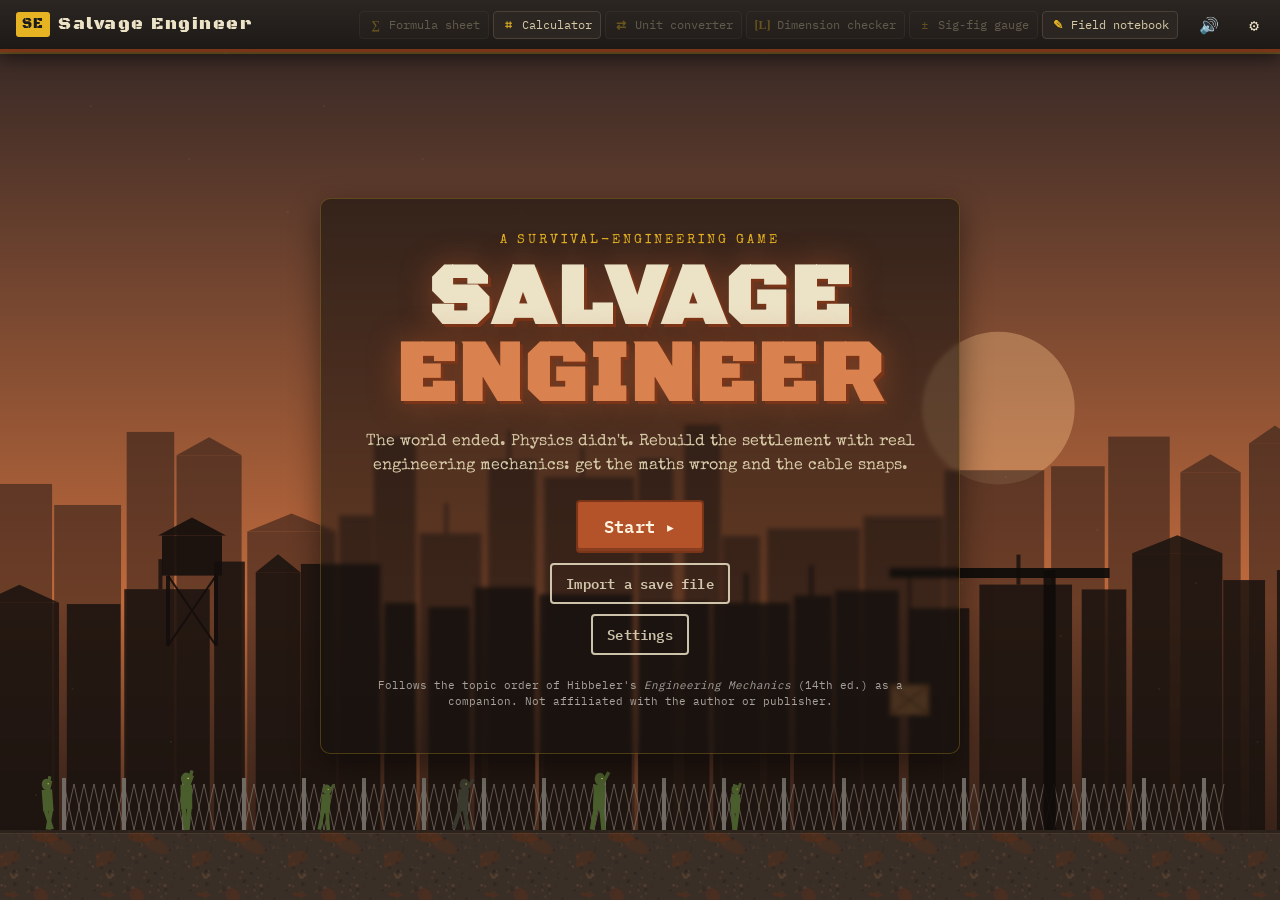
<file: index.html>
<!doctype html>
<html lang="en">
<head>
<meta charset="utf-8">
<meta name="viewport" content="width=device-width, initial-scale=1, viewport-fit=cover, interactive-widget=resizes-content">
<title>Salvage Engineer</title>
<meta name="description" content="A survival-engineering game that teaches engineering mechanics.">
<link rel="icon" href="assets/icon.svg" type="image/svg+xml">
<link rel="manifest" href="manifest.webmanifest">
<link rel="apple-touch-icon" href="assets/icons/apple-touch-icon.png">
<meta name="theme-color" content="#1d1916">
<meta name="mobile-web-app-capable" content="yes">
<link rel="stylesheet" href="styles/main.css">
<link rel="stylesheet" href="styles/yard.css">
<link rel="stylesheet" href="styles/mobile.css">
</head>
<body>
<div id="app"></div>
<!-- engine -->
<script src="src/engine/ns.js"></script>
<script src="src/engine/units.js"></script>
<script src="src/engine/sigfig.js"></script>
<script src="src/engine/checker.js"></script>
<script src="src/engine/scoring.js"></script>
<script src="src/engine/save.js"></script>
<script src="src/engine/eq.js"></script>
<script src="src/engine/draw.js"></script>
<script src="src/engine/stage.js"></script>
<script src="src/engine/audio.js"></script>
<script src="src/engine/expr.js"></script>
<script src="src/engine/content.js"></script>
<script src="src/engine/acts.js"></script>
<!-- physics engine -->
<script src="src/physics/math.js"></script>
<script src="src/physics/shapes.js"></script>
<script src="src/physics/materials.js"></script>
<script src="src/physics/body.js"></script>
<script src="src/physics/collide.js"></script>
<script src="src/physics/query.js"></script>
<script src="src/physics/soft.js"></script>
<script src="src/physics/contact.js"></script>
<script src="src/physics/broadphase.js"></script>
<script src="src/physics/islands.js"></script>
<script src="src/physics/joint.js"></script>
<script src="src/physics/distance.js"></script>
<script src="src/physics/revolute.js"></script>
<script src="src/physics/weld.js"></script>
<script src="src/physics/prismatic.js"></script>
<script src="src/physics/mouse.js"></script>
<script src="src/physics/pulley.js"></script>
<script src="src/physics/winch.js"></script>
<script src="src/physics/cable.js"></script>
<script src="src/physics/structures.js"></script>
<script src="src/physics/breakage.js"></script>
<script src="src/physics/island.js"></script>
<script src="src/physics/world.js"></script>
<script src="src/physics/sensors.js"></script>
<script src="src/physics/recorder.js"></script>
<script src="src/physics/serialize.js"></script>
<script src="src/physics/stepper.js"></script>
<script src="src/physics/diagnose.js"></script>
<script src="src/physics/debugdraw.js"></script>
<!-- build yard -->
<script src="src/yard/dial.js"></script>
<script src="src/yard/design.js"></script>
<script src="src/yard/judge.js"></script>
<script src="src/yard/yard.js"></script>
<script src="src/yard/panels.js"></script>
<script src="src/yard/sound.js"></script>
<script src="src/yard/parts/core.js"></script>
<script src="src/yard/parts/rigging.js"></script>
<script src="src/yard/parts/measure.js"></script>
<script src="src/yard/parts/site.js"></script>
<!-- scenes -->
<script src="src/engine/scenes/hoist.js"></script>
<script src="src/engine/scenes/track.js"></script>
<script src="src/engine/scenes/gate.js"></script>
<script src="src/engine/scenes/gravity.js"></script>
<script src="src/engine/scenes/scales.js"></script>
<script src="src/engine/scenes/haul.js"></script>
<script src="src/engine/scenes/bench.js"></script>
<!-- ui -->
<script src="src/engine/ui.js"></script>
<script src="src/engine/tools.js"></script>
<script src="src/engine/runner.js"></script>
<script src="src/engine/manual.js"></script>
<script src="src/yard/steps.js"></script>
<script src="src/yard/manual.js"></script>
<script src="src/engine/game.js"></script>
<!-- chapters -->
<script src="src/chapters/ch01/chapter.js"></script>
<script src="src/chapters/ch01/levels/h01-still-or-moving.js"></script>
<script src="src/chapters/ch01/levels/h02-push-and-pull.js"></script>
<script src="src/chapters/ch01/levels/h03-good-enough-models.js"></script>
<script src="src/chapters/ch01/levels/h04-newtons-yard.js"></script>
<script src="src/chapters/ch01/levels/h05-the-long-fall.js"></script>
<script src="src/chapters/ch01/levels/h06-three-rulers.js"></script>
<script src="src/chapters/ch01/levels/h07-trade-ledger.js"></script>
<script src="src/chapters/ch01/levels/h08-stamp-the-plate.js"></script>
<script src="src/chapters/ch01/levels/h09-balance-the-books.js"></script>
<script src="src/chapters/ch01/levels/h10-measure-twice.js"></script>
<script src="src/chapters/ch01/levels/h11-the-engineers-loop.js"></script>
<script src="src/chapters/ch01/projects/p01-ridge-station-winch.js"></script>
<script src="src/chapters/ch01/projects/p02-caravan-manifest.js"></script>
<script src="src/chapters/ch01/projects/p03-controller-labels.js"></script>
<script src="src/chapters/ch01/projects/p04-calibration-bench.js"></script>
<script src="src/chapters/ch01/projects/p05-ghost-satellite.js"></script>
<script src="src/chapters/ch01/projects/p06-settlement-standard.js"></script>
<!-- app -->
<script src="src/main.js"></script>
</body>
</html>
</file>
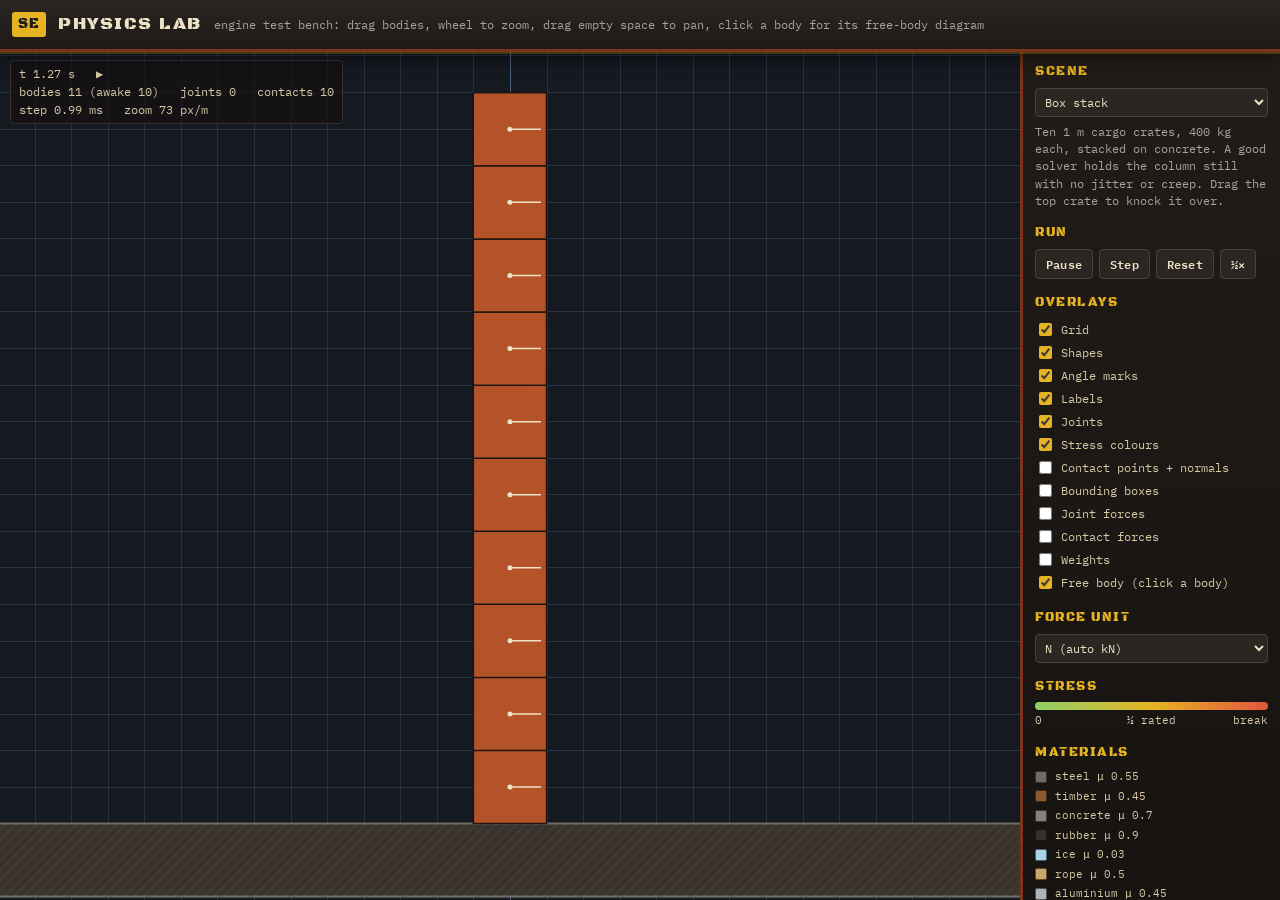
<file: physics-lab.html>
<!doctype html>
<html lang="en">
<head>
<meta charset="utf-8">
<meta name="viewport" content="width=device-width, initial-scale=1">
<title>Physics Lab · Salvage Engineer</title>
<link rel="stylesheet" href="styles/main.css">
<style>
  /* Developer test bench for the physics engine. Not linked from the game. */
  html, body { height: 100%; overflow: hidden; }
  .lab { display: grid; grid-template-columns: 1fr 260px; grid-template-rows: auto 1fr; height: 100vh; }
  .lab .topbar { grid-column: 1 / -1; position: static; }
  .lab .topbar .title { font-family: var(--display); letter-spacing: 1.5px; font-size: 18px; }
  .lab .topbar .sub { color: var(--steel-hi); font-size: 12px; flex: 1; }
  .stage { position: relative; min-width: 0; min-height: 0; }
  #view { position: absolute; inset: 0; width: 100%; height: 100%; display: block; cursor: crosshair; touch-action: none; }
  #view.dragging { cursor: grabbing; }
  .hud { position: absolute; left: 10px; top: 8px; font-size: 12px; color: var(--paper-dim); pointer-events: none;
         background: rgba(20,17,15,.7); padding: 4px 8px; border-radius: 4px; border: 1px solid #3a332d; white-space: pre; }
  .side { background: linear-gradient(#211c18, #171310); border-left: 3px solid var(--rust-dark); padding: 10px 12px; overflow-y: auto; font-size: 13px; }
  .side h2 { font-family: var(--display); font-size: 13px; letter-spacing: 1.5px; color: var(--hazard); margin: 14px 0 6px; font-weight: 400; }
  .side h2:first-child { margin-top: 0; }
  .row { display: flex; gap: 6px; flex-wrap: wrap; }
  .btn { background: var(--iron); border: 1px solid #4a4038; border-radius: 4px; padding: 5px 10px; cursor: pointer; color: var(--paper); font-size: 12px; }
  .btn:hover { border-color: var(--hazard); }
  .btn.on { background: var(--rust-dark); border-color: var(--rust); }
  select { width: 100%; background: var(--iron); color: var(--paper); border: 1px solid #4a4038; border-radius: 4px; padding: 5px; font: inherit; font-size: 12px; }
  label.tog { display: flex; align-items: center; gap: 6px; padding: 2px 0; cursor: pointer; color: var(--paper-dim); font-size: 12px; }
  label.tog input { accent-color: var(--hazard); }
  .blurb { color: var(--steel-hi); font-size: 12px; line-height: 1.45; margin: 6px 0 0; }
  .legend { display: grid; grid-template-columns: 14px 1fr; gap: 3px 6px; font-size: 11px; color: var(--paper-dim); align-items: center; }
  .sw { width: 12px; height: 12px; border-radius: 2px; border: 1px solid #0008; }
  .stressbar { height: 8px; border-radius: 4px; background: linear-gradient(90deg, #8fcf6a, #e6b422, #e2553f); margin: 4px 0 2px; }
  .note { font-size: 11px; color: var(--steel); margin-top: 8px; }
  .warn { color: var(--hazard); }
</style>
</head>
<body>
<div class="lab">
  <header class="topbar">
    <span class="brand-mark">SE</span>
    <span class="title">PHYSICS LAB</span>
    <span class="sub">engine test bench: drag bodies, wheel to zoom, drag empty space to pan, click a body for its free-body diagram</span>
  </header>
  <div class="stage">
    <canvas id="view"></canvas>
    <div class="hud" id="hud"></div>
  </div>
  <aside class="side">
    <h2>SCENE</h2>
    <select id="scene"></select>
    <p class="blurb" id="blurb"></p>
    <h2>RUN</h2>
    <div class="row">
      <button class="btn" id="play">Pause</button>
      <button class="btn" id="step">Step</button>
      <button class="btn" id="reset">Reset</button>
      <button class="btn" id="slow">½×</button>
    </div>
    <h2>OVERLAYS</h2>
    <div id="toggles"></div>
    <h2>FORCE UNIT</h2>
    <select id="unit">
      <option value="N">N (auto kN)</option><option value="kN">kN</option><option value="lbf">lbf</option><option value="kip">kip</option>
    </select>
    <h2>STRESS</h2>
    <div class="stressbar"></div>
    <div class="legend" style="grid-template-columns: 1fr 1fr 1fr;"><span>0</span><span style="text-align:center">½ rated</span><span style="text-align:right">break</span></div>
    <h2>MATERIALS</h2>
    <div class="legend" id="legend"></div>
    <div class="note" id="missing"></div>
  </aside>
</div>

<!--
  Demo scenes. Kept in their own script so the Node tests can pull them out of
  this file and run them headless. They use only the public engine API and
  check for modules that may not exist yet.
-->
<script id="lab-scenes">
(function (root) {
  'use strict';
  var SE = root.SE = root.SE || {};
  var D2R = Math.PI / 180;

  function world(P) { return new P.World({ gravity: { x: 0, y: -9.81 } }); }
  function ground(P, w, mat) {
    return w.add(new P.Body({ type: 'static', position: { x: 0, y: -0.5 }, shapes: [{ shape: P.box(30, 0.5), material: mat || 'concrete' }], label: '' }));
  }
  function crate(P, w, x, y, hw, opts) {
    return w.add(new P.Body(Object.assign({ position: { x: x, y: y }, shapes: [P.box(hw, hw)], material: 'cargo' }, opts || {})));
  }

  var scenes = [
    {
      id: 'stack', name: 'Box stack',
      blurb: 'Ten 1 m cargo crates, 400 kg each, stacked on concrete. A good solver holds the column still with no jitter or creep. Drag the top crate to knock it over.',
      build: function (P) {
        var w = world(P); ground(P, w);
        for (var i = 0; i < 10; i++) crate(P, w, 0, 0.5 + i * 1.0, 0.5);
        return { world: w };
      }
    },
    {
      id: 'pyramid', name: 'Pyramid',
      blurb: 'A 12-row pyramid of 0.8 m crates (78 bodies). Stresses stacking, friction and many contacts at once. Bodies dim when they fall asleep.',
      build: function (P) {
        var w = world(P); ground(P, w);
        var rows = 12, s = 0.8, hw = 0.4, gap = 0.02;
        for (var r = 0; r < rows; r++) {
          var n = rows - r, x0 = -(n - 1) * (s + gap) / 2;
          for (var i = 0; i < n; i++) crate(P, w, x0 + i * (s + gap), hw + r * s, hw);
        }
        return { world: w };
      }
    },
    {
      id: 'pendulum', name: 'Pendulums',
      blurb: 'Left: a double pendulum of two pinned rods (chaotic). Middle: a 2.5 m rigid-rod pendulum released from horizontal, period ≈ 2π√(L/g) for small swings. Right: a mass on a spring at 0.6 Hz, drawn as a zigzag.',
      build: function (P) {
        var w = world(P); ground(P, w);
        var top = 7;
        // double pendulum: two 1.6 m steel rods pinned end to end
        var mount = w.add(new P.Body({ type: 'static', position: { x: -4, y: top }, shapes: [P.box(0.25, 0.12)], label: '' }));
        var r1 = w.add(new P.Body({ position: { x: -3.2, y: top }, shapes: [P.box(0.8, 0.06)], material: 'steel', label: '' }));
        var r2 = w.add(new P.Body({ position: { x: -1.6, y: top }, shapes: [P.box(0.8, 0.06)], material: 'steel', label: '' }));
        w.addJoint(new P.RevoluteJoint({ bodyA: mount, bodyB: r1, worldAnchor: { x: -4, y: top } }));
        w.addJoint(new P.RevoluteJoint({ bodyA: r1, bodyB: r2, worldAnchor: { x: -2.4, y: top } }));
        // simple pendulum: point-like bob on a rigid rod
        var piv = w.add(new P.Body({ type: 'static', position: { x: 1.5, y: top }, shapes: [P.box(0.25, 0.12)] }));
        var bob = w.add(new P.Body({ position: { x: 4.0, y: top }, shapes: [P.circle(0.22)], material: 'steel', label: 'L = 2.5 m' }));
        w.addJoint(new P.DistanceJoint({ bodyA: piv, bodyB: bob }));
        // spring: k chosen for f = 0.6 Hz, k = m(2πf)²
        var hook = w.add(new P.Body({ type: 'static', position: { x: 6.5, y: top }, shapes: [P.box(0.25, 0.12)] }));
        var m = w.add(new P.Body({ position: { x: 6.5, y: top - 2.2 }, shapes: [P.box(0.3, 0.3)], material: 'cargo', label: 'f = 0.6 Hz' }));
        var k = m.m * Math.pow(2 * Math.PI * 0.6, 2);
        w.addJoint(new P.DistanceJoint({ bodyA: hook, bodyB: m, length: 1.6, stiffness: k, damping: 0.02 * 2 * Math.sqrt(k * m.m) }));
        return { world: w, view: { lo: { x: -7.5, y: -0.5 }, hi: { x: 8, y: 8 } } };
      }
    },
    {
      id: 'cradle', name: "Newton's cradle",
      blurb: 'Five steel balls on rods, restitution 1 and no friction. Swing the left ball in: momentum and energy pass along the row. Losses show how much the soft contacts damp.',
      build: function (P) {
        var w = world(P); ground(P, w);
        var top = 6, L = 3, r = 0.3, n = 5;
        var bar = w.add(new P.Body({ type: 'static', position: { x: 0, y: top + 0.1 }, shapes: [P.box(2.4, 0.1)], material: 'steel' }));
        for (var i = 0; i < n; i++) {
          var x = (i - (n - 1) / 2) * (2 * r + 0.002), th = i === 0 ? 50 * D2R : 0;
          var ball = w.add(new P.Body({ position: { x: x - L * Math.sin(th), y: top - L * Math.cos(th) },
            shapes: [{ shape: P.circle(r), material: 'steel', restitution: 1, friction: 0 }] }));
          w.addJoint(new P.DistanceJoint({ bodyA: bar, bodyB: ball, localAnchorA: { x: x, y: -0.1 } }));
        }
        return { world: w };
      }
    },
    {
      id: 'hoist', name: 'Rope hoist (snaps)',
      blurb: 'A 200 kg crate hangs from a gantry on a rope rated 3 kN (static load 1.96 kN, so amber). At t = 2 s a 120 kg crate drops onto it; the impact spikes the tension past the rating and the rope snaps. On the right a slack tether hangs dashed until the cart pulls it taut.',
      build: function (P) {
        var w = world(P); ground(P, w);
        var gantry = w.add(new P.Body({ type: 'static', position: { x: 0, y: 0 }, material: 'steel', label: '',
          shapes: [P.box(0.15, 4, { x: -2.5, y: 4 }), P.box(0.15, 4, { x: 2.5, y: 4 }), P.box(3.2, 0.15, { x: 0, y: 8.1 })] }));
        var load = crate(P, w, 0, 3.5, 0.5, { mass: 200, label: '200 kg' });
        w.addJoint(new P.DistanceJoint({ bodyA: gantry, bodyB: load, localAnchorA: { x: 0, y: 7.95 }, localAnchorB: { x: 0, y: 0.5 },
          rope: true, breakForce: 3000, label: 'hoist rope' }));
        // slack tether: 6 m of rope between a post and a cart on rollers
        var post = w.add(new P.Body({ type: 'static', position: { x: 5, y: 2 }, shapes: [P.box(0.15, 2)], material: 'timber' }));
        var cart = crate(P, w, 7.0, 0.4, 0.4, { material: 'steel', mass: 80, label: 'cart' });
        cart.fixtures[0].friction = 0.02;
        var tether = new P.DistanceJoint({ bodyA: post, bodyB: cart, localAnchorA: { x: 0.15, y: 1.6 }, localAnchorB: { x: -0.4, y: 0.2 }, rope: true, length: 6, breakForce: 6000, label: 'tether' });
        w.addJoint(tether);
        var dropped = false;
        return {
          world: w,
          view: { lo: { x: -3.5, y: -0.5 }, hi: { x: 11.5, y: 8.5 } },
          update: function (wd) {
            if (!dropped && wd.time >= 2) {
              dropped = true;
              wd.add(new P.Body({ position: { x: 0, y: 6.6 }, shapes: [P.box(0.4, 0.4)], material: 'cargo', mass: 120, label: '120 kg' }));
            }
            // a steady tow on the cart pulls the tether taut after a few seconds
            if (wd.time > 1) cart.applyForce({ x: 400, y: 0 });
          }
        };
      }
    },
    {
      id: 'cantilever', name: 'Welded cantilever',
      blurb: 'Six timber segments welded into a 6 m cantilever. Welds are torsion springs (k = 2 MN·m/rad), so the beam sags. Each weld is rated 60 kN·m: the colours follow the bending moment, highest at the wall. At t = 2 s a 600 kg crate lands on the tip and the root weld lets go.',
      build: function (P) {
        var w = world(P); ground(P, w);
        var y = 4, seg = 1, hh = 0.15;
        var wall = w.add(new P.Body({ type: 'static', position: { x: -0.5, y: 3 }, shapes: [P.box(0.5, 3)], material: 'concrete' }));
        var prev = wall;
        for (var i = 0; i < 6; i++) {
          var b = w.add(new P.Body({ position: { x: seg * (i + 0.5), y: y }, shapes: [P.box(seg / 2, hh)], material: 'timber' }));
          w.addJoint(new P.WeldJoint({ bodyA: prev, bodyB: b, worldAnchor: { x: seg * i, y: y },
            angularStiffness: 2e6, angularDamping: 1.5e5, breakTorque: 60000, label: 'weld ' + i }));
          prev = b;
        }
        var dropped = false;
        return {
          world: w,
          view: { lo: { x: -1.5, y: -0.5 }, hi: { x: 7.5, y: 7.5 } },
          update: function (wd) {
            if (!dropped && wd.time >= 2) {
              dropped = true;
              wd.add(new P.Body({ position: { x: 5.5, y: y + 2.2 }, shapes: [P.box(0.45, 0.45)], material: 'cargo', mass: 600, label: '600 kg' }));
            }
          }
        };
      }
    },
    {
      id: 'tackle', name: 'Winch and tackle',
      blurb: 'Two winches on one crane, both lines rated 3 kN. Left: a single line from the drum over the jib sheave lifts 200 kg (line tension = W = 1.96 kN). Right: the same line reeved as a 4-part tackle lifts 800 kg with the same 1.96 kN in the line (T = W/4), but the hook rises at a quarter of the reel speed.',
      build: function (P) {
        var w = world(P); ground(P, w);
        if (!P.WinchJoint) return { world: w };
        var crane = w.add(new P.Body({ type: 'static', position: { x: 0, y: 0 }, material: 'steel', label: '',
          shapes: [P.box(0.2, 4, { x: -4, y: 4 }), P.box(4.6, 0.15, { x: 0.4, y: 8.1 }), P.box(0.6, 0.4, { x: -4, y: 1.2 })] }));
        var light = crate(P, w, -1.5, 1.0, 0.4, { mass: 200, label: '200 kg' });
        var heavy = crate(P, w, 3.5, 1.0, 0.6, { mass: 800, label: '800 kg' });
        var single = w.addJoint(new P.WinchJoint({ bodyA: crane, localAnchorA: { x: -4.3, y: 1.7 }, bodyB: light, localAnchorB: { x: 0, y: 0.4 },
          via: { body: crane, local: { x: -1.5, y: 7.7 } }, reelSpeed: 0.4, accel: 1, drumRadius: 0.25, breakForce: 3000, label: 'single line' }));
        var tackle = w.addJoint(new P.WinchJoint({ bodyA: crane, localAnchorA: { x: -3.7, y: 1.7 }, bodyB: heavy, localAnchorB: { x: 0, y: 0.6 },
          via: { body: crane, local: { x: 3.5, y: 7.7 } }, parts: 4, reelSpeed: 0.8, accel: 1, drumRadius: 0.25, breakForce: 3000, label: '4-part tackle' }));
        return {
          world: w,
          view: { lo: { x: -5.5, y: -0.5 }, hi: { x: 6, y: 8.6 } },
          update: function () {
            // stop each hook a safe distance below its sheave
            if (light.c.y > 5.2) single.reelSpeed = 0;
            if (heavy.c.y > 4.6) tackle.reelSpeed = 0;
          }
        };
      }
    },
    {
      id: 'ramp', name: 'Ramp with friction',
      blurb: 'A 30° concrete ramp (tan 30° = 0.577). Each block slides only if the mixed friction μ = √(μ₁μ₂) is below 0.577: ice (0.14) races off, timber (0.56) creeps, steel (0.62) and rubber (0.79) hold.',
      build: function (P) {
        var w = world(P); ground(P, w);
        var th = 30 * D2R, x0 = -6, x1 = 4, H = (x1 - x0) * Math.tan(th);
        w.add(new P.Body({ type: 'static', position: { x: 0, y: 0 }, material: 'concrete',
          shapes: [P.polygon([{ x: x0, y: 0 }, { x: x1, y: 0 }, { x: x0, y: H }])] }));
        var hw = 0.35, n = { x: Math.sin(th), y: Math.cos(th) };
        [['rubber', -5], ['steel', -3.5], ['timber', -2], ['ice', -0.5]].forEach(function (it) {
          var sx = it[1], sy = H - (sx - x0) * Math.tan(th);
          w.add(new P.Body({ position: { x: sx + n.x * (hw + 0.01), y: sy + n.y * (hw + 0.01) }, angle: -th,
            shapes: [P.box(hw, hw)], material: it[0], mass: 50, label: it[0] }));
        });
        return { world: w, view: { lo: { x: -7, y: -0.5 }, hi: { x: 9, y: 7.5 } } };
      }
    }
  ];

  SE.labScenes = scenes;
})(globalThis);
</script>

<script>
(function () {
  'use strict';
  // Engine files in index.html order. A module that hasn't landed yet is
  // skipped and listed in the sidebar.
  var FILES = [
    'src/engine/ns.js', 'src/engine/units.js', 'src/engine/draw.js',
    'src/physics/math.js', 'src/physics/shapes.js', 'src/physics/materials.js', 'src/physics/body.js',
    'src/physics/collide.js', 'src/physics/query.js', 'src/physics/soft.js', 'src/physics/contact.js',
    'src/physics/broadphase.js', 'src/physics/islands.js', 'src/physics/joint.js', 'src/physics/distance.js',
    'src/physics/revolute.js', 'src/physics/weld.js', 'src/physics/prismatic.js', 'src/physics/mouse.js',
    'src/physics/pulley.js', 'src/physics/winch.js', 'src/physics/cable.js', 'src/physics/structures.js',
    'src/physics/breakage.js', 'src/physics/island.js', 'src/physics/world.js', 'src/physics/sensors.js', 'src/physics/recorder.js',
    'src/physics/serialize.js', 'src/physics/stepper.js', 'src/physics/diagnose.js', 'src/physics/debugdraw.js'
  ];
  var missing = [];

  function loadNext(i, done) {
    if (i >= FILES.length) return done();
    var s = document.createElement('script');
    s.src = FILES[i];
    s.onload = function () { loadNext(i + 1, done); };
    s.onerror = function () { missing.push(FILES[i].replace('src/physics/', '')); s.remove(); loadNext(i + 1, done); };
    document.head.appendChild(s);
  }

  loadNext(0, start);

  function start() {
    var SE = window.SE, P = SE.phys, M = SE.pmath;
    var canvas = document.getElementById('view'), ctx = canvas.getContext('2d');
    var cam = new P.Camera({ canvas: canvas, zoom: 50 });
    var hud = document.getElementById('hud');
    var DT = 1 / 60;

    var opts = { grid: true, shapes: true, angles: true, joints: true, stress: true, labels: true,
      contacts: false, aabbs: false, forces: false, contactForces: false, weights: false, freeBody: true, forceUnit: 'N', dt: DT };
    var TOGGLES = [
      ['grid', 'Grid'], ['shapes', 'Shapes'], ['angles', 'Angle marks'], ['labels', 'Labels'], ['joints', 'Joints'],
      ['stress', 'Stress colours'], ['contacts', 'Contact points + normals'], ['aabbs', 'Bounding boxes'],
      ['forces', 'Joint forces'], ['contactForces', 'Contact forces'], ['weights', 'Weights'], ['freeBody', 'Free body (click a body)']
    ];
    var tg = document.getElementById('toggles');
    TOGGLES.forEach(function (t) {
      var l = document.createElement('label'); l.className = 'tog';
      var c = document.createElement('input'); c.type = 'checkbox'; c.checked = !!opts[t[0]]; c.id = 'tog-' + t[0];
      c.addEventListener('change', function () { opts[t[0]] = c.checked; });
      l.appendChild(c); l.appendChild(document.createTextNode(t[1])); tg.appendChild(l);
    });
    document.getElementById('unit').addEventListener('change', function (e) { opts.forceUnit = e.target.value; });

    var lg = document.getElementById('legend');
    Object.keys(P.debugDraw.MATERIAL_FILL).forEach(function (k) {
      if (k === 'frictionless') return;
      var sw = document.createElement('span'); sw.className = 'sw'; sw.style.background = P.debugDraw.MATERIAL_FILL[k];
      var nm = document.createElement('span'); nm.textContent = k + '  μ ' + P.MATERIALS[k].friction;
      lg.appendChild(sw); lg.appendChild(nm);
    });
    if (missing.length) document.getElementById('missing').innerHTML = '<span class="warn">Not built yet:</span> ' + missing.join(', ');

    // ---------------------------------------------------------------- scenes
    var sel = document.getElementById('scene');
    SE.labScenes.forEach(function (s, i) { var o = document.createElement('option'); o.value = i; o.textContent = s.name; sel.appendChild(o); });
    var params = new URLSearchParams(location.search);
    var initial = SE.labScenes.findIndex(function (s) { return s.id === params.get('scene'); });
    sel.value = initial >= 0 ? initial : 0;
    ['contacts', 'aabbs', 'forces', 'contactForces', 'weights'].forEach(function (k) {
      if (params.get(k) === '1') { opts[k] = true; document.getElementById('tog-' + k).checked = true; }
    });

    var scene, world, running = true, timescale = 1, acc = 0, stepMs = 0, selected = null, grab = null;

    function load() {
      var def = SE.labScenes[+sel.value];
      document.getElementById('blurb').textContent = def.blurb;
      scene = def.build(P); world = scene.world;
      selected = null; grab = null; acc = 0;
      cam.resize();
      P.debugDraw.track(world);
      cam.fit(scene.view || P.debugDraw.worldBounds(world, 40), 40);
    }
    sel.addEventListener('change', load);

    function step() {
      if (scene.update) scene.update(world);
      if (grab) dragForce();
      var t0 = performance.now();
      world.step(DT);
      stepMs = stepMs * 0.9 + (performance.now() - t0) * 0.1;
    }

    var playBtn = document.getElementById('play');
    playBtn.addEventListener('click', function () { running = !running; playBtn.textContent = running ? 'Pause' : 'Play'; });
    document.getElementById('step').addEventListener('click', function () { running = false; playBtn.textContent = 'Play'; step(); });
    document.getElementById('reset').addEventListener('click', load);
    var slowBtn = document.getElementById('slow');
    slowBtn.addEventListener('click', function () { timescale = timescale === 1 ? 0.5 : 1; slowBtn.classList.toggle('on', timescale !== 1); });
    window.addEventListener('keydown', function (e) {
      if (e.key === ' ') { e.preventDefault(); playBtn.click(); }
      else if (e.key === '.') document.getElementById('step').click();
      else if (e.key === 'r') load();
    });

    // ------------------------------------------------------------------ mouse
    // Dragging uses P.MouseJoint when it exists; otherwise a critically damped
    // spring force (3 Hz, ζ = 0.7) pulls the grabbed point toward the cursor.
    function screenPt(e) { var r = canvas.getBoundingClientRect(); return { x: e.clientX - r.left, y: e.clientY - r.top }; }
    var down = null;
    canvas.addEventListener('pointerdown', function (e) {
      canvas.setPointerCapture(e.pointerId);
      var s = screenPt(e), p = cam.screenToWorld(s), b = world.bodyAt(p);
      down = { s: s, moved: false, body: b };
      if (b && b.type === 'dynamic' && e.button === 0) startGrab(b, p);
      canvas.classList.add('dragging');
    });
    canvas.addEventListener('pointermove', function (e) {
      if (!down) return;
      var s = screenPt(e);
      if (Math.hypot(s.x - down.s.x, s.y - down.s.y) > 3) down.moved = true;
      if (grab) { grab.target = cam.screenToWorld(s); if (grab.joint) setJointTarget(grab.joint, grab.target); }
      else { cam.pan(s.x - (down.last || down.s).x, s.y - (down.last || down.s).y); }
      down.last = s;
    });
    canvas.addEventListener('pointerup', function () {
      if (down && !down.moved) selected = down.body && down.body.type !== 'static' ? down.body : null;
      endGrab(); down = null; canvas.classList.remove('dragging');
    });
    canvas.addEventListener('wheel', function (e) {
      e.preventDefault();
      cam.zoomAt(screenPt(e), Math.exp(-e.deltaY * 0.0015));
    }, { passive: false });

    function startGrab(b, p) {
      grab = { body: b, local: b.localPoint(p), target: p, joint: null };
      if (P.MouseJoint) {
        try {
          var anchor = world.bodies.find(function (x) { return x.type === 'static'; }) || b;
          var j = new P.MouseJoint({ bodyA: anchor, bodyB: b, target: p, worldAnchor: p, maxForce: 1000 * b.m * 9.81, hertz: 5, dampingRatio: 0.7 });
          world.addJoint(j); grab.joint = j;
        } catch (err) { grab.joint = null; }
      }
      if (b.wake) b.wake();
    }
    function setJointTarget(j, t) { if (j.setTarget) j.setTarget(t); else j.target = { x: t.x, y: t.y }; }
    function endGrab() { if (grab && grab.joint) world.removeJoint(grab.joint); grab = null; }
    function dragForce() {
      if (grab.joint) return;
      var b = grab.body, p = b.worldPoint(grab.local), w = 2 * Math.PI * 3, z = 0.7;
      var dv = b.velocityAt(p), d = M.sub(grab.target, p);
      var F = M.scale(M.sub(M.scale(d, w * w), M.scale(dv, 2 * z * w)), b.m);
      var Fmax = 200 * b.m * 9.81, Fl = M.len(F);
      if (Fl > Fmax) F = M.scale(F, Fmax / Fl);
      // hold the body up against gravity too, so it follows the cursor instead of sagging under it
      F = M.add(F, M.scale(world.gravity, -b.m * b.gravityScale));
      if (b.wake) b.wake();
      b.applyForce(F, p);
    }

    // ------------------------------------------------------------- free body
    // Uses the sensors module's extraction when it exists, otherwise a simple
    // one here: weight, joint reactions and summed contact forces.
    function freeBody(b) {
      if (P.sensors && P.sensors.freeBody) {
        try { var r = P.sensors.freeBody(world, b, DT); if (r && r.length != null) return r; } catch (err) { /* fall back */ }
      }
      var list = [], g = world.gravity;
      list.push({ kind: 'weight', point: b.c, vector: M.scale(g, b.m * b.gravityScale) });
      world.joints.forEach(function (j) {
        if (!j.reaction || (j.bodyA !== b && j.bodyB !== b) || j.type === 'mouse') return;
        var r = j.reaction(), sign = j.bodyB === b ? 1 : -1;
        var kind = j.type === 'distance' ? (j.rope ? 'tension' : (j.stiffness > 0 || j.hertz > 0 ? 'spring' : 'tension')) : 'reaction';
        var p = j.bodyB === b ? j.anchorB() : j.anchorA();
        if (r.force && M.len(r.force) > 1e-6) list.push({ kind: kind, point: p, vector: M.scale(r.force, sign) });
        if (r.torque && Math.abs(r.torque) > 1e-3) list.push({ kind: 'moment', point: p, moment: sign * r.torque });
      });
      var invH = world.substeps / DT;
      world.contacts.forEach(function (ct) {
        var sign = ct.fb.body === b ? 1 : (ct.fa.body === b ? -1 : 0);
        if (!sign || !ct.normal || !ct.points.length) return;
        var N = 0, T = 0, c = { x: 0, y: 0 };
        ct.points.forEach(function (cp) { N += cp.normalImpulse * invH; T += cp.tangentImpulse * invH; c = M.add(c, cp.point); });
        if (N < 1e-3) return;
        c = M.scale(c, 1 / ct.points.length);
        list.push({ kind: 'normal', point: c, vector: M.scale(ct.normal, sign * N) });
        if (Math.abs(T) > 1e-3) list.push({ kind: 'friction', point: c, vector: M.scale(ct.tangent, sign * T) });
      });
      return list;
    }

    // ------------------------------------------------------------------- loop
    var last = performance.now();
    function frame(now) {
      var elapsed = Math.min((now - last) / 1000, 0.1); last = now;
      if (running) {
        acc += elapsed * timescale;
        var n = 0;
        while (acc >= DT && n < 4) { step(); acc -= DT; n++; }
        if (n === 4) acc = 0;
      }
      cam.resize();
      opts.highlight = (grab && grab.body) || selected;
      P.debugDraw(ctx, world, cam, opts);
      if (opts.freeBody && selected && world.bodies.indexOf(selected) >= 0) {
        P.debugDrawFreeBody(ctx, freeBody(selected), cam, { forceUnit: opts.forceUnit });
      }
      var awake = world.bodies.filter(function (b) { return b.type !== 'static' && b.awake !== false; }).length;
      hud.textContent = 't ' + world.time.toFixed(2) + ' s   ' + (running ? (timescale === 1 ? '▶' : '▶ ½×') : '❚❚') +
        '\nbodies ' + world.bodies.length + ' (awake ' + awake + ')   joints ' + world.joints.length + '   contacts ' + world.contacts.size +
        '\nstep ' + stepMs.toFixed(2) + ' ms   zoom ' + cam.zoom.toFixed(0) + ' px/m' +
        (selected ? '\nselected ' + (selected.label || ('body #' + selected.id)) + '  m ' + selected.m.toFixed(1) + ' kg' : '');
      requestAnimationFrame(frame);
    }
    load();
    window.lab = { get world() { return world; }, camera: cam, options: opts, load: load, step: step,
      select: function (b) { selected = b; }, pause: function () { running = false; playBtn.textContent = 'Play'; } };
    requestAnimationFrame(frame);
  }
})();
</script>
</body>
</html>
</file>
<file: styles/main.css>
/* Salvage Engineer: rust, scrap and blueprint ink. */

@font-face { font-family: 'Black Ops One'; src: url('../assets/fonts/BlackOpsOne-Regular.woff2') format('woff2'); font-display: swap; }
@font-face { font-family: 'Special Elite'; src: url('../assets/fonts/SpecialElite-Regular.woff2') format('woff2'); font-display: swap; }
@font-face { font-family: 'IBM Plex Mono'; src: url('../assets/fonts/IBMPlexMono-Regular.woff2') format('woff2'); font-weight: 400; font-display: swap; }
@font-face { font-family: 'IBM Plex Mono'; src: url('../assets/fonts/IBMPlexMono-SemiBold.woff2') format('woff2'); font-weight: 600; font-display: swap; }

:root {
  --text-scale: 1;
  --night: #14110f; --soot: #1d1916; --iron: #2b2622; --iron2: #3a332d;
  --steel: #6f6b64; --steel-hi: #a7a29a;
  --rust: #b4532a; --rust-dark: #7a3418; --rust-hi: #d9824f;
  --paper: #ece2c6; --paper-dim: #d6c9a6; --paper-edge: #c7b78f; --ink: #2a2620; --ink-soft: #5b5246;
  --hazard: #e6b422; --good: #4f8a2e; --good-bg: #e3edd0; --bad: #a8321f; --bad-bg: #f3d9cf;
  --blue: #173a5e; --blue-ink: #8fb8e8;
  --display: 'Black Ops One', Impact, 'Arial Black', sans-serif;
  --type: 'Special Elite', 'Courier New', Courier, monospace;
  --mono: 'IBM Plex Mono', ui-monospace, Consolas, monospace;
  --serif: 'Cambria Math', 'STIX Two Math', 'Times New Roman', Georgia, serif;
  --radius: 6px;
  --shadow: 0 10px 30px rgba(0,0,0,.45);
}

* { box-sizing: border-box; }
html, body { margin: 0; height: 100%; }
body {
  background: var(--night);
  background-image: radial-gradient(1200px 600px at 70% -10%, rgba(180,83,42,.18), transparent 60%), radial-gradient(900px 500px at -10% 110%, rgba(23,58,94,.25), transparent 60%);
  color: var(--paper); font-family: var(--mono); font-size: calc(15px * var(--text-scale)); line-height: 1.5;
  -webkit-font-smoothing: antialiased;
}
#app { min-height: 100%; display: flex; flex-direction: column; }
button { font: inherit; color: inherit; }
a { color: var(--hazard); }
:focus-visible { outline: 2px solid var(--hazard); outline-offset: 2px; }
.muted { color: var(--ink-soft); }
.main .muted, .modal .muted { opacity: .85; }
.small { font-size: .85em; }
.mono { font-family: var(--mono); }
.warn { color: var(--hazard); }

/* ------------------------------------------------------------ top bar */
.topbar {
  display: flex; align-items: center; gap: 12px; padding: 6px 12px; min-height: 52px;
  background: linear-gradient(#2b2622, #1d1916); border-bottom: 3px solid var(--rust-dark);
  box-shadow: 0 2px 0 rgba(230,180,34,.25), 0 6px 18px rgba(0,0,0,.5); position: sticky; top: 0; z-index: 20;
}
.brand { display: flex; align-items: center; gap: 8px; background: none; border: 0; cursor: pointer; padding: 4px; }
.brand-mark { font-family: var(--display); background: var(--hazard); color: #1b1b1b; padding: 2px 6px; border-radius: 3px; font-size: 14px; letter-spacing: 1px; }
.brand-name { font-family: var(--display); font-size: 18px; letter-spacing: 1.5px; color: var(--paper); }
.crumbs { display: flex; gap: 8px; flex: 1; font-size: 13px; }
.crumbs a { color: var(--paper-dim); text-decoration: none; }
.crumbs a + a::before { content: '›'; margin-right: 8px; color: var(--steel); }
.crumbs a:hover { color: var(--hazard); }
.toolbar { display: flex; gap: 4px; flex-wrap: wrap; }
.tool-btn { display: flex; align-items: center; gap: 6px; background: var(--iron); border: 1px solid #4a4038; border-radius: 4px; padding: 4px 8px; cursor: pointer; font-size: 12px; color: var(--paper-dim); }
.tool-btn:hover { border-color: var(--hazard); color: var(--paper); }
.tool-btn.unavailable { opacity: .35; }
.tool-btn.locked { text-decoration: line-through; opacity: .5; }
.tool-icon { font-family: var(--serif); font-weight: 700; color: var(--hazard); min-width: 1.2em; text-align: center; }
.icon-btn { background: transparent; border: 1px solid transparent; border-radius: 4px; cursor: pointer; padding: 4px 8px; font-size: 16px; }
.icon-btn:hover { border-color: #4a4038; }
@media (max-width: 1100px) { .tool-name { display: none; } }

/* ------------------------------------------------------------ buttons */
.btn { font-family: var(--mono); font-weight: 600; font-size: .92em; border-radius: 4px; padding: 8px 14px; cursor: pointer; border: 2px solid transparent; transition: transform .06s ease, background .15s; letter-spacing: .2px; }
.btn:active { transform: translateY(1px); }
.btn:disabled { opacity: .45; cursor: not-allowed; }
.btn.primary { background: var(--rust); color: #fff4e0; border-color: var(--rust-dark); box-shadow: inset 0 -3px 0 rgba(0,0,0,.25); }
.btn.primary:hover:not(:disabled) { background: var(--rust-hi); }
.btn.secondary { background: var(--ink); color: var(--paper); border-color: #000; }
.btn.secondary:hover { background: #3c362e; }
.btn.ghost { background: transparent; color: inherit; border-color: currentColor; opacity: .85; }
.btn.ghost:hover { opacity: 1; }
.btn.danger { background: var(--bad); color: #fff; border-color: #6a1d12; }
.btn.small { padding: 4px 8px; font-size: .8em; }
.btn.big { font-size: 1.15em; padding: 12px 26px; }
.btn-row { display: flex; gap: 8px; align-items: center; margin-top: 12px; flex-wrap: wrap; }
.btn-col { display: flex; flex-direction: column; gap: 10px; align-items: center; }

/* ------------------------------------------------------------ title */
.main { flex: 1; display: flex; flex-direction: column; min-height: 0; }
.title-screen { position: relative; flex: 1; min-height: calc(100vh - 55px); display: flex; align-items: center; justify-content: center; overflow: hidden; }
.title-canvas { position: absolute; inset: 0; width: 100%; height: 100%; }
.title-box { position: relative; text-align: center; padding: 32px 40px; max-width: 640px; background: rgba(20,17,15,.55); border: 1px solid rgba(230,180,34,.25); border-radius: 10px; backdrop-filter: blur(2px); box-shadow: var(--shadow); }
.title-kicker { font-family: var(--type); color: var(--hazard); letter-spacing: 3px; text-transform: uppercase; font-size: 13px; }
.title-logo { font-family: var(--display); font-size: clamp(42px, 8vw, 86px); line-height: .9; margin: 10px 0 14px; display: flex; flex-direction: column; letter-spacing: 3px; color: var(--paper); text-shadow: 3px 3px 0 var(--rust-dark), 0 0 30px rgba(180,83,42,.5); }
.title-logo span:last-child { color: var(--rust-hi); }
.title-tag { font-family: var(--type); font-size: 16px; color: var(--paper-dim); margin: 0 0 22px; }
.title-foot { font-size: 11px; color: var(--steel-hi); margin-top: 22px; }

/* ------------------------------------------------------------ map / act */
.map-screen, .act-screen { padding: 24px clamp(16px, 4vw, 48px) 60px; max-width: 1280px; margin: 0 auto; width: 100%; }
.screen-title { font-family: var(--display); font-size: clamp(30px, 4vw, 46px); letter-spacing: 2px; margin: 4px 0; color: var(--paper); text-shadow: 2px 2px 0 var(--rust-dark); }
.map-screen > .muted, .act-screen .muted { color: var(--paper-dim); }
.act-grid { display: grid; grid-template-columns: repeat(auto-fill, minmax(220px, 1fr)); gap: 14px; margin-top: 20px; }
.act-card { text-align: left; padding: 16px; border-radius: 8px; cursor: pointer; border: 2px solid #4a4038; background: linear-gradient(160deg, #3a2f27, #221c18); box-shadow: var(--shadow); position: relative; overflow: hidden; min-height: 150px; }
.act-card::after { content: ''; position: absolute; inset: auto 0 0 0; height: 6px; background: repeating-linear-gradient(-45deg, var(--hazard) 0 8px, #1b1b1b 8px 16px); opacity: .7; }
.act-card:hover:not(:disabled) { border-color: var(--hazard); transform: translateY(-2px); }
.act-card.locked { opacity: .45; cursor: default; filter: grayscale(.6); }
.act-num { font-family: var(--type); color: var(--hazard); font-size: 13px; letter-spacing: 2px; text-transform: uppercase; }
.act-region { font-family: var(--display); font-size: 22px; letter-spacing: 1px; margin: 4px 0; }
.act-topic { color: var(--paper-dim); font-size: 13px; }
.act-soon { margin-top: 18px; font-size: 12px; color: var(--steel-hi); font-style: italic; }
.act-mastery { font-size: 12px; margin-top: 4px; color: var(--paper-dim); }
.meter { height: 8px; border-radius: 4px; background: #1a1614; border: 1px solid #4a4038; margin-top: 16px; overflow: hidden; }
.meter span { display: block; height: 100%; background: linear-gradient(90deg, var(--rust), var(--hazard)); }
.act-head { margin-bottom: 18px; }
.act-stats { display: flex; gap: 14px; margin-top: 14px; flex-wrap: wrap; }
.stat { background: var(--iron); border: 1px solid #4a4038; border-radius: 6px; padding: 8px 14px; min-width: 130px; }
.stat-val { font-family: var(--display); font-size: 24px; }
.stat-label { font-size: 12px; color: var(--paper-dim); }
.act-intro { background: var(--paper); color: var(--ink); border-radius: 6px; padding: 16px 20px; margin-bottom: 18px; box-shadow: var(--shadow); }
.act-cols { display: grid; grid-template-columns: 1fr 1fr; gap: 20px; }
@media (max-width: 860px) { .act-cols { grid-template-columns: 1fr; } }
.act-col h2 { font-family: var(--display); letter-spacing: 1px; margin: 0 0 4px; font-size: 22px; color: var(--hazard); }
.act-col > p { margin: 0 0 12px; font-size: 13px; }
.sandbox-list { margin-top: 26px; }
.level-row { display: flex; align-items: center; gap: 12px; width: 100%; text-align: left; padding: 10px 12px; margin-bottom: 8px; cursor: pointer; background: var(--paper); color: var(--ink); border: 0; border-left: 6px solid var(--steel); border-radius: 4px; box-shadow: 0 3px 0 var(--paper-edge), 0 6px 14px rgba(0,0,0,.35); transition: transform .08s; }
.level-row:hover { transform: translateX(3px); border-left-color: var(--rust); }
.level-row.done { border-left-color: var(--good); }
.level-row.project { background: #dfe6ee; box-shadow: 0 3px 0 #b6c3d2, 0 6px 14px rgba(0,0,0,.35); }
.level-id { font-family: var(--display); font-size: 18px; min-width: 38px; color: var(--rust-dark); }
.level-text { flex: 1; display: flex; flex-direction: column; }
.level-title { font-family: var(--type); font-size: 17px; }
.level-sub { font-size: 12px; color: var(--ink-soft); }
.level-go { font-size: 20px; color: var(--rust); }

.grade { display: inline-block; font-family: var(--display); min-width: 1.7em; text-align: center; padding: 0 6px; border-radius: 4px; color: #fff; font-size: 15px; line-height: 1.5; }
.grade-S { background: linear-gradient(135deg, #e6b422, #c4761c); color: #1b1b1b; }
.grade-A { background: #4f8a2e; }
.grade-B { background: #2f6a9a; }
.grade-C { background: #6f6b64; }
.big-grade { font-family: var(--display); font-size: 72px; line-height: 1; margin: 8px 0; display: inline-block; padding: 6px 22px; border-radius: 10px; }
.big-grade.grade-S, .big-grade.grade-A, .big-grade.grade-B, .big-grade.grade-C { color: #fff; }

/* ------------------------------------------------------------ play layout */
.play-layout { display: grid; grid-template-columns: minmax(0, 1.55fr) minmax(360px, 1fr); flex: 1; min-height: calc(100vh - 55px); }
@media (max-width: 980px) { .play-layout { grid-template-columns: 1fr; } .stage-wrap { height: 52vh; position: relative !important; top: 0 !important; } }
.stage-wrap { position: sticky; top: 55px; height: calc(100vh - 55px); background: #0d0b0a; border-right: 3px solid var(--rust-dark); }
.stage-canvas { width: 100%; height: 100%; display: block; }
.stage-hud { position: absolute; left: 12px; bottom: 12px; font-size: 12px; color: var(--paper); pointer-events: none; text-shadow: 0 1px 2px #000; }

.panel { position: relative; padding: 18px 20px 60px; overflow-y: auto; max-height: calc(100vh - 55px); }
@media (max-width: 980px) { .panel { max-height: none; } }
.clipboard { background: linear-gradient(#3a2f27, #2b241f); }
.clip { position: absolute; top: 0; left: 50%; transform: translateX(-50%); width: 120px; height: 14px; background: linear-gradient(#a7a29a, #6f6b64); border-radius: 0 0 6px 6px; box-shadow: 0 2px 4px rgba(0,0,0,.5); }
.panel-head { margin: 8px 0 12px; }
.panel-kicker { font-family: var(--type); color: var(--hazard); font-size: 12px; letter-spacing: 1.5px; text-transform: uppercase; }
.panel-title { font-family: var(--display); font-size: 28px; letter-spacing: 1px; margin: 2px 0 6px; color: var(--paper); }
.step-progress { display: flex; gap: 3px; flex-wrap: wrap; }
.pip { width: 10px; height: 6px; border-radius: 2px; background: #4a4038; }
.pip.done { background: var(--rust); }
.pip.now { background: var(--hazard); box-shadow: 0 0 6px var(--hazard); }
.pip.task, .pip.classify { height: 10px; margin-top: -2px; }

/* step cards = paper sheets on the clipboard */
.step { background: var(--paper); color: var(--ink); border-radius: 4px; padding: 14px 16px; margin-bottom: 12px; box-shadow: 0 2px 0 var(--paper-edge), 0 8px 18px rgba(0,0,0,.35); position: relative; animation: sheet-in .25s ease-out; }
.step::before { content: ''; position: absolute; inset: 0; background-image: repeating-linear-gradient(transparent 0 27px, rgba(100,130,170,.12) 27px 28px); pointer-events: none; border-radius: 4px; }
@keyframes sheet-in { from { transform: translateY(8px); opacity: 0; } to { transform: none; opacity: 1; } }
.reduced-motion .step { animation: none; }
.step.archived { opacity: .55; transform: scale(.985); max-height: 160px; overflow: hidden; -webkit-mask-image: linear-gradient(#000 60%, transparent); mask-image: linear-gradient(#000 60%, transparent); }
.step.archived:hover { opacity: .8; }
.step-body { font-family: var(--type); font-size: 1.02em; line-height: 1.6; }
.step-body p { margin: 0 0 .7em; }
.step-body p:last-child { margin-bottom: 0; }
.step-body ul { margin: .3em 0 .7em; padding-left: 1.3em; }
.step-body code, .feedback code, .hint code { font-family: var(--mono); background: rgba(0,0,0,.07); padding: 0 4px; border-radius: 3px; font-size: .92em; }
.term { border-bottom: 1px dashed var(--rust); }
.step-kicker { font-family: var(--mono); font-weight: 600; font-size: 11px; letter-spacing: 1.5px; text-transform: uppercase; color: var(--rust-dark); margin-bottom: 6px; }
.deeper-kicker { color: var(--blue); }
.law-title { font-family: var(--type); font-size: 21px; margin: 0 0 8px; }
.who { display: flex; align-items: center; gap: 8px; margin-bottom: 6px; font-size: 13px; }
.who-badge { width: 26px; height: 26px; border-radius: 50%; display: inline-flex; align-items: center; justify-content: center; font-family: var(--display); color: #fff; background: var(--steel); }
.who-hask .who-badge { background: var(--rust); }
.who-juno .who-badge { background: var(--blue); }
.who-radio .who-badge { background: var(--good); }
.who-name { font-weight: 600; }
.who-role { color: var(--ink-soft); font-size: 12px; }
.law-card { border-left: 6px solid var(--rust); background: linear-gradient(#f3ead2, var(--paper)); }
.derive-card { border-left: 6px solid var(--blue); }
.deeper-card { border-left: 6px solid var(--blue); background: linear-gradient(#e4ebf3, #d6e0ea); }
.sandbox-card { border-left: 6px solid var(--good); }
.task-card { border-left: 6px solid var(--hazard); }
.summary-card { border-left: 6px solid var(--good); }
.summary-points li { margin-bottom: 6px; font-family: var(--type); }
.goals ul { margin: 4px 0; padding-left: 1.3em; font-family: var(--type); }
.goals h3, .prompts h3, .conditions h3 { font-size: 12px; letter-spacing: 1px; text-transform: uppercase; color: var(--rust-dark); margin: 10px 0 4px; }

/* equations */
.eq { font-family: var(--serif); font-size: 1.12em; white-space: nowrap; display: inline-flex; align-items: center; gap: .12em; flex-wrap: nowrap; }
.eq i { font-style: italic; padding: 0 .02em; }
.eq sup, .eq sub { font-size: .7em; }
.eq-op { padding: 0 .25em; }
.eq-frac { display: inline-flex; flex-direction: column; align-items: center; vertical-align: middle; margin: 0 .15em; }
.eq-num { border-bottom: 1.5px solid currentColor; padding: 0 .2em; line-height: 1.25; }
.eq-den { padding: 0 .2em; line-height: 1.25; }
.eq-unit, .eq-text { font-style: normal; font-family: var(--serif); }
.eq-word { font-style: normal; }
.eq-sqrt { display: inline-flex; align-items: stretch; }
.eq-radic { font-size: 1.15em; }
.eq-rad { border-top: 1.5px solid currentColor; padding: 0 .15em; }
.eq-hl { background: rgba(230,180,34,.35); border-radius: 3px; padding: 0 .1em; }
.eq-strike { text-decoration: line-through; text-decoration-color: var(--bad); text-decoration-thickness: 2px; }
.eq-bar { text-decoration: overline; }
.eq-tag { margin-left: 1.2em; font-size: .78em; color: var(--ink-soft); font-family: var(--mono); }
.eq-block { margin: 10px 0; padding: 10px 12px; background: rgba(255,255,255,.45); border: 1px dashed var(--paper-edge); border-radius: 4px; overflow-x: auto; text-align: center; }
.eq-block.big .eq { font-size: 1.5em; }
.derive-lines { margin: 8px 0; padding-left: 1.6em; }
.derive-line { margin-bottom: 10px; animation: sheet-in .2s ease-out; }
.derive-eq { overflow-x: auto; padding: 4px 0; }
.derive-why { font-family: var(--type); font-size: .93em; color: var(--ink-soft); }
.derive-ask { background: rgba(23,58,94,.08); border-radius: 4px; padding: 8px 10px; }
.derive-ask.answered .choices { display: none; }

/* choices */
.choices { display: flex; flex-direction: column; gap: 6px; margin-top: 10px; }
.choices.compact .choice { padding: 6px 10px; }
.choice { display: flex; gap: 10px; align-items: flex-start; text-align: left; background: #fffaf0; border: 2px solid var(--paper-edge); border-radius: 4px; padding: 9px 12px; cursor: pointer; font-family: var(--type); font-size: 1em; color: var(--ink); }
.choice:hover:not(:disabled) { border-color: var(--rust); }
.choice:disabled { cursor: default; }
.choice-key { font-family: var(--mono); font-weight: 600; background: var(--ink); color: var(--paper); border-radius: 3px; padding: 0 6px; font-size: .8em; margin-top: 2px; }
.choice.picked { border-color: var(--ink); }
.choice.right { border-color: var(--good); background: var(--good-bg); }
.choice.wrong { border-color: var(--bad); background: var(--bad-bg); }

/* feedback */
.feedback { margin-top: 10px; padding: 10px 12px; border-radius: 4px; font-family: var(--type); }
.feedback.good { background: var(--good-bg); border-left: 4px solid var(--good); }
.feedback.bad { background: var(--bad-bg); border-left: 4px solid var(--bad); animation: shake .3s; }
.feedback.neutral { background: #eae4d4; border-left: 4px solid var(--steel); }
.reduced-motion .feedback.bad { animation: none; }
@keyframes shake { 25% { transform: translateX(-4px); } 75% { transform: translateX(4px); } }
.feedback-head { font-family: var(--mono); font-weight: 600; margin-bottom: 4px; }
.feedback p { margin: .3em 0; }
.sim-msg { background: rgba(20,17,15,.85); color: var(--paper); font-family: var(--mono); font-size: .88em; padding: 8px 10px; border-radius: 4px; margin: 6px 0; border-left: 3px solid var(--hazard); }
.sim-msg p { margin: .2em 0; }
.reveal-text { margin-top: 8px; padding-top: 8px; border-top: 1px dashed var(--paper-edge); }
.err { display: flex; gap: 8px; align-items: baseline; margin: 4px 0; }
.err-kind { font-family: var(--mono); font-size: 10.5px; text-transform: uppercase; letter-spacing: .8px; padding: 1px 6px; border-radius: 3px; background: var(--bad); color: #fff; white-space: nowrap; }
.err-kind.k-rounding, .err-kind.k-sigfig, .err-kind.k-form { background: #9a6a10; }
.err-kind.k-concept { background: #5b2a7a; }
.err-kind.k-unit, .err-kind.k-conversion, .err-kind.k-prefix { background: var(--bad); }
.note { font-size: .88em; color: var(--ink-soft); font-family: var(--mono); }
.score { font-family: var(--mono); font-weight: 600; margin-left: 6px; }
.pb { font-size: 11px; background: var(--hazard); color: #1b1b1b; padding: 1px 6px; border-radius: 3px; margin-left: 6px; }
.explain { margin-top: 8px; padding-top: 8px; border-top: 1px dashed rgba(0,0,0,.15); }

/* answer fields */
.answer-field { display: block; margin: 10px 0; }
.answer-label { display: block; font-family: var(--mono); font-size: 12.5px; font-weight: 600; margin-bottom: 3px; }
.answer-input { width: 100%; font-family: var(--mono); font-size: 16px; padding: 8px 10px; border: 2px solid var(--ink); border-radius: 4px; background: #fffdf6; color: var(--ink); }
.answer-input:focus { outline: none; border-color: var(--rust); box-shadow: 0 0 0 3px rgba(180,83,42,.25); }
.answer-input.small { width: 70px; }
.answer-echo { font-size: 12px; min-height: 18px; margin-top: 3px; color: var(--ink-soft); }
.answer-echo.ok b { color: var(--ink); }
.answer-echo.warn { color: var(--bad); }
.hints { margin-top: 6px; }
.hint { background: #fff4cf; border: 1px dashed #c49a1a; border-radius: 4px; padding: 8px 10px; margin: 6px 0; font-family: var(--type); }
.hint-tier { display: inline-block; font-family: var(--mono); font-size: 10.5px; text-transform: uppercase; letter-spacing: 1px; background: #c49a1a; color: #fff; padding: 0 6px; border-radius: 3px; margin-bottom: 4px; }
.hint p { margin: .3em 0; }

/* controls */
.controls { display: grid; gap: 8px; margin: 10px 0; padding: 10px; background: rgba(0,0,0,.05); border-radius: 4px; }
.ctl { display: grid; grid-template-columns: minmax(120px, 1fr) 2fr minmax(70px, auto); gap: 8px; align-items: center; font-size: 13px; }
.ctl-toggle { display: flex; }
.ctl input[type=range] { width: 100%; accent-color: var(--rust); }
.ctl-val { font-family: var(--mono); font-weight: 600; text-align: right; }
.ctl-select { font-family: var(--mono); padding: 4px; }
.goal-status { font-family: var(--mono); font-size: 13px; margin-top: 6px; color: var(--ink-soft); }
.goal-status.met { color: var(--good); font-weight: 600; }
.prompts ul { margin: 0; padding-left: 1.2em; font-family: var(--type); }

/* classify */
.classify { display: flex; flex-direction: column; gap: 6px; margin-top: 10px; }
.classify-row { display: grid; grid-template-columns: 1fr auto auto; gap: 8px; align-items: center; padding: 6px 8px; background: #fffaf0; border: 2px solid var(--paper-edge); border-radius: 4px; }
.classify-row.right { border-color: var(--good); background: var(--good-bg); }
.classify-row.wrong { border-color: var(--bad); background: var(--bad-bg); }
.classify-item { font-family: var(--type); }
.bin-pick { display: flex; gap: 4px; flex-wrap: wrap; }
.bin-btn { font-family: var(--mono); font-size: 12px; padding: 4px 8px; border: 1.5px solid var(--ink); background: transparent; border-radius: 3px; cursor: pointer; color: var(--ink); }
.bin-btn.on { background: var(--ink); color: var(--paper); }
.classify-row.many { grid-template-columns: 1fr auto; }
.classify-row.many .bin-pick { grid-column: 1 / -1; }
@media (max-width: 520px) { .classify-row { grid-template-columns: 1fr; } }

.level-complete { text-align: center; border-top: 6px solid var(--hazard); }
.level-complete .ref-table { margin: 10px auto; }

/* manual */
.tabs { display: flex; gap: 2px; margin-bottom: 10px; border-bottom: 2px solid var(--rust-dark); }
.tab { background: var(--iron); border: 0; padding: 7px 14px; cursor: pointer; border-radius: 4px 4px 0 0; color: var(--paper-dim); font-family: var(--mono); font-weight: 600; font-size: 13px; }
.tab.on { background: var(--paper); color: var(--ink); }
.panel-body > div, .brief { background: var(--paper); color: var(--ink); border-radius: 0 4px 4px 4px; padding: 14px 16px; box-shadow: 0 8px 18px rgba(0,0,0,.35); }
.panel-body .work-order { background: transparent; box-shadow: none; padding: 0; }
.panel-body .btn-row { background: transparent; }
.conditions ul { font-family: var(--type); padding-left: 1.2em; margin: 4px 0; }
.deliverable { background: var(--paper); color: var(--ink); border-radius: 4px; padding: 12px 14px; margin-bottom: 10px; border-left: 6px solid var(--steel); box-shadow: 0 6px 14px rgba(0,0,0,.3); }
.deliverable.solved { border-left-color: var(--good); }
.deliverable-head { display: flex; gap: 10px; align-items: flex-start; }
.deliverable-num { font-family: var(--display); font-size: 20px; color: var(--rust-dark); min-width: 22px; }
.deliverable-label { flex: 1; font-family: var(--type); }
.deliverable-label p { margin: 0; }

/* tables */
.ref-table { border-collapse: collapse; width: 100%; margin: 8px 0; font-size: 13px; font-family: var(--mono); }
.ref-table th, .ref-table td { border: 1px solid var(--paper-edge); padding: 4px 8px; text-align: left; }
.ref-table th { background: rgba(0,0,0,.06); }
.ref-table tr.ok td { background: var(--good-bg); }
.ref-table tr.bad td { background: var(--bad-bg); }

/* modal & tools */
.modal-back { position: fixed; inset: 0; background: rgba(8,6,5,.7); display: flex; align-items: flex-start; justify-content: center; z-index: 100; padding: 6vh 16px; overflow-y: auto; animation: fade .15s; }
.modal-back.out { opacity: 0; transition: opacity .18s; }
@keyframes fade { from { opacity: 0; } }
.modal { background: var(--paper); color: var(--ink); width: min(720px, 100%); border-radius: 6px; box-shadow: var(--shadow); padding: 0 18px 18px; border-top: 6px solid var(--rust); }
.modal-head { display: flex; justify-content: space-between; align-items: center; position: sticky; top: 0; background: var(--paper); padding: 12px 0 6px; }
.modal-head h2 { font-family: var(--display); letter-spacing: 1px; margin: 0; font-size: 22px; }
.modal .icon-btn { color: var(--ink); }
.formula-sheet h3 { font-size: 12px; letter-spacing: 1px; text-transform: uppercase; color: var(--rust-dark); border-bottom: 1px solid var(--paper-edge); padding-bottom: 2px; margin: 16px 0 6px; }
.formula { padding: 8px 0; border-bottom: 1px dashed var(--paper-edge); }
.formula-title { font-weight: 600; font-size: 13px; }
.formula-eq { margin: 4px 0; overflow-x: auto; }
.formula-note { font-family: var(--type); font-size: 13.5px; }
.formula-note p, .formula-note ul { margin: .2em 0; }
.calc-history { background: #1d1916; color: var(--paper); font-family: var(--mono); border-radius: 4px; padding: 8px 10px; min-height: 120px; max-height: 260px; overflow-y: auto; margin-bottom: 8px; font-size: 13px; }
.calc-line { display: flex; justify-content: space-between; gap: 12px; }
.calc-expr { color: var(--paper-dim); }
.calc-res { color: var(--hazard); }
.converter-result { margin-top: 10px; }
.chain { overflow-x: auto; padding: 8px; background: rgba(255,255,255,.5); border-radius: 4px; }
.converter-out { font-family: var(--mono); font-size: 18px; font-weight: 600; margin-top: 6px; }
.dim-verdict { margin-top: 8px; font-weight: 600; }
.dim-verdict.ok { color: var(--good); }
.dim-verdict.bad { color: var(--bad); }
.row { display: flex; gap: 8px; align-items: center; }
.notebook { width: 100%; font-family: var(--type); font-size: 15px; background: repeating-linear-gradient(#fffdf6 0 27px, #d9e3ee 27px 28px); border: 1px solid var(--paper-edge); padding: 6px 10px; line-height: 28px; color: var(--ink); }
.settings .set-row { display: flex; justify-content: space-between; align-items: center; padding: 6px 0; border-bottom: 1px dashed var(--paper-edge); }
.settings h3 { margin: 16px 0 4px; }

/* toasts */
.toasts { position: fixed; right: 16px; bottom: 16px; display: flex; flex-direction: column; gap: 8px; z-index: 200; max-width: min(420px, calc(100vw - 32px)); }
.toast { background: #1d1916; color: var(--paper); border-left: 4px solid var(--steel-hi); padding: 10px 14px; border-radius: 4px; box-shadow: var(--shadow); font-size: 13.5px; animation: sheet-in .2s; }
.toast.good { border-left-color: var(--good); }
.toast.warn { border-left-color: var(--hazard); }
.toast.bad { border-left-color: var(--bad); }
.toast.info { border-left-color: var(--blue-ink); }
.toast.out { opacity: 0; transform: translateX(20px); transition: all .35s; }

@media (max-width: 640px) {
  .topbar { flex-wrap: wrap; }
  .brand-name { display: none; }
  .panel { padding: 14px 12px 40px; }
  .ctl { grid-template-columns: 1fr; }
}
</file>
<file: styles/yard.css>
/* Build yard: canvas, bar, parts bin, gauge strip, inspector. */
.yard-wrap { display: flex; flex-direction: column; padding: 0; }
.yard-bar { display: flex; flex-wrap: wrap; align-items: center; gap: 6px; padding: 6px 8px; background: var(--soot); border-bottom: 2px solid var(--iron2); }
.yard-bar .btn.small { padding: 4px 10px; font-size: .85em; }
.yard-speed { background: var(--iron); color: var(--paper); border: 1px solid var(--iron2); border-radius: 4px; padding: 3px 4px; font: inherit; font-size: .85em; }
.yard-err { flex-basis: 100%; font-size: 12px; color: var(--hazard); }
.yard-view { position: relative; flex: 1; min-height: 240px; }
.yard-canvas { position: absolute; inset: 0; width: 100%; height: 100%; display: block; cursor: crosshair; touch-action: none; }
.yard-canvas:focus { outline: none; }
.yard-flash { position: absolute; left: 50%; top: 10px; transform: translateX(-50%); padding: 6px 12px; border-radius: 4px; font-size: 13px; background: rgba(20,17,15,.92); border: 1px solid var(--iron2); opacity: 0; pointer-events: none; transition: opacity .2s; max-width: 90%; }
.yard-flash.show { opacity: 1; }
.yard-flash.warn { border-color: var(--hazard); color: var(--hazard); }
.yard-flash.info { border-color: var(--blue-ink); color: var(--paper); }
.insp-plate { display: inline-block; background: #c9c3b5; border: 2px solid #8f8778; border-radius: 3px; padding: 3px 8px; font-size: 12px; margin-bottom: 8px; box-shadow: inset 0 0 0 1px #e8e2d3; }
.step-rule .eq-block { margin: 6px 0; }
@media (max-width: 980px) { .yard-wrap { height: 70vh; } }
.sim-msg:empty, .goal-status:empty { display: none; }

/* Objective pinned on the yard, controls tour */
.yard-objective { position: absolute; left: 10px; top: 10px; max-width: min(520px, calc(100% - 20px)); display: none; padding: 8px 14px 9px; border-radius: 6px; background: rgba(20,17,15,.9); border: 2px solid var(--hazard); box-shadow: 0 6px 18px rgba(0,0,0,.45); pointer-events: none; z-index: 2; }
.yard-objective.show { display: block; }
.yard-objective.pass { border-color: var(--good, #6fbf4a); }
.yard-objective.fail { border-color: var(--bad, #d0533a); }
.obj-kicker { font-family: var(--type); font-size: 11px; letter-spacing: 1.5px; text-transform: uppercase; color: var(--hazard); }
.yard-objective.pass .obj-kicker { color: var(--good, #6fbf4a); }
.yard-objective.fail .obj-kicker { color: var(--bad, #d0533a); }
.obj-text { font-size: 17px; line-height: 1.3; color: var(--paper); font-weight: 600; margin-top: 2px; }
.obj-note { font-size: 13px; color: var(--paper-dim); margin-top: 4px; }
.yard-flash { top: auto; bottom: 10px; }
.yard-coach { position: absolute; inset: 0; display: none; align-items: center; justify-content: center; background: rgba(10,8,7,.55); z-index: 5; }
.yard-coach.show { display: flex; }
.coach-card { background: var(--paper); color: var(--ink); border-radius: 8px; padding: 16px 20px; max-width: 420px; box-shadow: 0 12px 30px rgba(0,0,0,.5); }
.coach-title { font-family: var(--type); font-size: 18px; margin-bottom: 8px; }
.coach-list { list-style: none; padding: 0; margin: 0 0 12px; display: grid; gap: 8px; }
.coach-list li { display: grid; grid-template-columns: 28px 1fr; gap: 6px; align-items: start; font-size: 14px; line-height: 1.35; }
.coach-ico { font-size: 18px; text-align: center; }
/* Short cards and the guide */
.yard-layout .panel-log { display: none; }
.step-brief { font-size: 15px; line-height: 1.45; }
.guide-link { background: none; border: none; padding: 0; color: var(--rust); text-decoration: underline; cursor: pointer; font: inherit; font-size: 13px; }
.guide-btn { margin-left: auto; }
.panel-head-row { display: flex; align-items: center; gap: 8px; }
.guide-body { max-height: 70vh; overflow-y: auto; }
.guide-body h3 { margin: 14px 0 4px; font-family: var(--type); font-size: 13px; letter-spacing: 1px; text-transform: uppercase; color: var(--rust); }
.guide-body .guide-step { border-left: 3px solid var(--hazard); padding-left: 10px; }
.intro-objective { font-size: 18px; font-weight: 600; line-height: 1.35; margin: 4px 0 10px; }
.job-list { margin: 6px 0 10px; padding-left: 22px; font-size: 14px; line-height: 1.5; }
.prompts-box summary { cursor: pointer; color: var(--rust); font-size: 13px; margin: 4px 0; }
.yard-diag { flex-basis: 100%; font-size: 12px; }
.yard-diag.warning { color: var(--hazard); }
.yard-diag.error { color: var(--bad, #d0533a); font-weight: 600; }

/* ---- Redesign: toolbar groups, parts palette, status bar, readouts, properties ---- */
.yard-bar { gap: 10px; }
.tb-group { display: inline-flex; align-items: center; gap: 6px; }
.tb-labelled { padding-left: 10px; border-left: 1px solid var(--iron2); }
.tb-label { font-size: 11px; letter-spacing: 1px; text-transform: uppercase; color: var(--steel-hi); }
.yard-toggle { display: inline-flex; align-items: center; gap: 4px; font-size: 12.5px; color: var(--paper); cursor: pointer; }
.yard-clock { margin-left: auto; font-size: 12px; color: var(--paper-dim); }
.yard-help { min-width: 28px; }
.yard-body { position: relative; display: flex; flex: 1; min-height: 240px; }
.yard-body .yard-view { flex: 1; min-width: 0; }

/* parts bin: a labelled palette down the left of the yard */
.yard-bin { width: 168px; flex: none; display: flex; flex-direction: column; background: var(--soot); border-right: 2px solid var(--iron2); overflow: hidden; }
.bin-head { padding: 8px 10px 6px; border-bottom: 1px solid var(--iron2); }
.bin-title { font-family: var(--type); font-size: 14px; letter-spacing: 1px; text-transform: uppercase; color: var(--hazard); }
.bin-sub { font-size: 11px; color: var(--steel-hi); }
.bin-locked { margin: 6px 8px 0; padding: 4px 6px; font-size: 11.5px; color: var(--paper-dim); background: var(--iron); border-radius: 4px; text-align: center; }
.bin-search { margin: 6px 8px 0; padding: 4px 6px; font: inherit; font-size: 12px; background: var(--iron); color: var(--paper); border: 1px solid var(--iron2); border-radius: 4px; }
.bin-list { flex: 1; overflow-y: auto; padding: 4px 6px 8px; }
.bin-group { display: flex; flex-direction: column; gap: 3px; margin-top: 6px; }
.bin-cat { font-size: 10.5px; letter-spacing: 1.2px; text-transform: uppercase; color: var(--steel-hi); padding: 2px 4px; }
.bin-part { display: grid; grid-template-columns: 22px 1fr auto; align-items: center; gap: 6px; width: 100%; text-align: left; background: var(--iron); border: 1px solid var(--iron2); color: var(--paper); border-radius: 5px; padding: 5px 7px; cursor: pointer; font: inherit; font-size: 12.5px; line-height: 1.2; }
.bin-part:hover:not(:disabled) { border-color: var(--rust-hi); background: #352e29; }
.bin-part.active { background: var(--rust); border-color: var(--rust-hi); box-shadow: 0 0 0 2px rgba(230,180,34,.35); }
.bin-part:disabled { opacity: .45; cursor: not-allowed; }
.bin-ico { font-size: 15px; text-align: center; }
.bin-count { font-size: 11px; color: var(--hazard); background: rgba(0,0,0,.3); border-radius: 8px; padding: 0 6px; }
.bin-empty { font-size: 12px; color: var(--steel-hi); padding: 6px; }

/* hover tooltip on the canvas */
.yard-tip { position: absolute; z-index: 3; display: none; max-width: 230px; padding: 6px 9px; border-radius: 5px; background: rgba(20,17,15,.95); border: 1px solid var(--blue-ink); color: var(--paper); font-size: 12.5px; line-height: 1.35; pointer-events: none; box-shadow: 0 4px 12px rgba(0,0,0,.4); }
.yard-tip.show { display: block; }
.yard-tip .mono { color: var(--hazard); font-size: 12px; }
.tip-act { color: var(--blue-ink); font-size: 11.5px; margin-top: 2px; }

/* status bar: what a click does right now */
.yard-status { display: flex; align-items: center; gap: 8px; padding: 4px 8px; background: #191512; border-top: 1px solid var(--iron2); font-size: 12px; color: var(--paper-dim); min-height: 26px; }
.status-mode { font-size: 10.5px; letter-spacing: 1px; font-weight: 600; padding: 1px 6px; border-radius: 3px; background: var(--iron2); color: var(--paper); }
.status-mode.mode-place { background: var(--hazard); color: #1b1b1b; }
.status-mode.mode-run { background: var(--good); }
.status-mode.mode-done { background: var(--blue); }
.status-text { overflow: hidden; text-overflow: ellipsis; white-space: nowrap; }

/* live readouts: labelled read-only meters */
.yard-strip { display: flex; align-items: stretch; gap: 10px; padding: 6px 8px; background: #0d0b0a; border-top: 2px solid var(--iron2); }
.strip-head { display: flex; flex-direction: column; justify-content: center; flex: none; padding-right: 10px; border-right: 1px solid var(--iron2); cursor: help; }
.strip-title { font-size: 12px; font-weight: 600; color: var(--paper); white-space: nowrap; }
.strip-sub { font-size: 10.5px; color: var(--steel-hi); white-space: nowrap; }
.strip-meters { display: flex; flex-wrap: wrap; gap: 6px; min-width: 0; }
.gauge { display: inline-flex; flex-direction: column; gap: 1px; background: #1a1714; border: 1px solid var(--iron2); border-radius: 5px; padding: 3px 8px 4px; cursor: pointer; min-width: 120px; }
.gauge:hover { border-color: var(--blue-ink); }
.gauge-label { display: flex; gap: 4px; font-size: 10.5px; letter-spacing: .5px; text-transform: uppercase; color: var(--steel-hi); white-space: nowrap; }
.gauge-part { color: var(--paper-dim); }
.gauge-row { display: flex; align-items: center; justify-content: space-between; gap: 6px; }
.gauge-val { color: #7fe08a; font-size: 15px; text-shadow: 0 0 6px rgba(127,224,138,.35); }
.gauge-unit { background: var(--iron); color: var(--paper-dim); border: 1px solid var(--iron2); border-radius: 3px; font: inherit; font-size: 11px; padding: 0 2px; }

/* properties inspector */
.yard-inspector { background: var(--paper); color: var(--ink); border-radius: 6px; padding: 0 12px 10px; margin-bottom: 12px; box-shadow: 0 6px 14px rgba(0,0,0,.3); border-top: 4px solid var(--blue); scroll-margin: 12px; }
.yard-inspector.has-sel { border-top-color: var(--blue-ink); box-shadow: 0 0 0 2px rgba(143,184,232,.55), 0 6px 14px rgba(0,0,0,.3); }
.yard-inspector.flash { animation: insp-flash .6s ease-out; }
@keyframes insp-flash { from { box-shadow: 0 0 0 6px rgba(143,184,232,.8); } }
.insp-section-title { display: flex; align-items: center; justify-content: space-between; margin: 0 -12px 8px; padding: 6px 12px; background: var(--blue); color: #fff; font-size: 12px; font-weight: 600; letter-spacing: 1px; text-transform: uppercase; border-radius: 2px 2px 0 0; }
.insp-close { color: #fff !important; border-color: transparent !important; padding: 0 6px !important; }
.insp-empty { font-size: 13.5px; line-height: 1.45; margin-bottom: 6px; }
.insp-sub { font-size: 10.5px; letter-spacing: 1px; text-transform: uppercase; color: var(--ink-soft); margin: 10px 0 4px; border-bottom: 1px solid rgba(0,0,0,.12); padding-bottom: 2px; }
.insp-tree { display: flex; flex-direction: column; gap: 3px; }
.tree-row { display: grid; grid-template-columns: 22px auto 1fr auto; align-items: center; gap: 6px; text-align: left; background: #f6efdc; border: 1px solid #d8cba8; border-radius: 4px; padding: 5px 8px; cursor: pointer; font: inherit; font-size: 13px; color: var(--ink); }
.tree-row:hover { border-color: var(--blue); background: #fffaf0; }
.tree-row.editable .tree-tag { color: var(--blue); font-weight: 700; }
.tree-name { font-weight: 600; }
.tree-val { color: var(--ink-soft); font-size: 12px; overflow: hidden; text-overflow: ellipsis; white-space: nowrap; }
.insp-head { display: flex; align-items: center; gap: 10px; }
.insp-ico { font-size: 24px; }
.insp-names { display: flex; flex-direction: column; }
.insp-name { font-size: 16px; }
.insp-type { font-size: 11.5px; color: var(--ink-soft); }
.insp-blurb { color: var(--ink-soft); margin: 6px 0 4px; }
.insp-plate { display: inline-block; background: #c9c3b5; border: 2px solid #8f8778; border-radius: 3px; padding: 3px 8px; font-size: 12px; margin: 4px 0; box-shadow: inset 0 0 0 1px #e8e2d3; }
.dial { display: grid; grid-template-columns: 8.5em 1fr; align-items: center; gap: 1px 8px; margin: 6px 0; font-size: 13.5px; }
.dial-label { font-weight: 600; }
.dial-input { font: inherit; font-family: var(--mono); padding: 5px 7px; border: 2px solid var(--ink-soft); border-radius: 4px; background: #fffaf0; color: var(--ink); min-width: 0; width: 100%; }
.dial-input:focus { border-color: var(--blue); outline: none; box-shadow: 0 0 0 3px rgba(23,58,94,.2); }
.dial-hint { grid-column: 2; font-size: 11px; color: var(--ink-soft); }
.dial.bad .dial-input { border-color: var(--bad); background: var(--bad-bg); }
.dial.fixed .dial-input { background: #e6dcc0; border-style: dashed; color: var(--ink-soft); }
.dial-err { grid-column: 2; color: var(--bad); }
.live-row { display: flex; justify-content: space-between; font-size: 13px; padding: 2px 0; }
.live-label { color: var(--ink-soft); }
.live-val { color: #2c6a2f; font-weight: 600; }
.insp-actions { margin-top: 8px; }
@media (max-width: 980px) {
  .yard-body { flex-direction: column-reverse; }
  .yard-bin { width: auto; max-height: 120px; border-right: none; border-top: 2px solid var(--iron2); }
  .bin-list { display: flex; flex-wrap: wrap; gap: 6px; }
  .bin-group { flex-direction: row; flex-wrap: wrap; margin: 0; }
  .bin-part { width: auto; }
}
.yard-err { background: none; border: none; padding: 0; text-align: left; font: inherit; font-size: 12px; color: var(--hazard); cursor: pointer; }
button.yard-err:hover { text-decoration: underline; }
</file>
<file: styles/mobile.css>
/* Phones and tablets: touch-sized controls, a yard that stays on screen,
   no sideways page scroll. Loaded after the other sheets. */

/* Grid tracks may shrink below their content (a long status line or toolbar
   must not widen the page past the screen). */
.play-layout > * { min-width: 0; }
.stage-canvas { touch-action: none; }
html { -webkit-tap-highlight-color: transparent; }

/* ---------------------------------------------------- touch screens */
@media (pointer: coarse) {
  .btn { min-height: 40px; }
  .btn.small { min-height: 36px; }
  .icon-btn, .tool-btn { min-height: 36px; min-width: 36px; }
  .yard-speed, .gauge-unit { min-height: 32px; }
  .yard-toggle input { width: 20px; height: 20px; }
  .bin-part { min-height: 40px; }
  .tree-row { min-height: 40px; }
  .dial-input { font-size: 16px; padding: 8px; }
  .yard-tip { display: none !important; }
}

/* ----------------------------------------------- phone, upright */
@media (max-width: 760px) {
  .topbar { position: static; gap: 6px; padding: 4px 8px; min-height: 0; }
  .crumbs { font-size: 12px; flex-basis: 100%; order: 3; overflow-x: auto; white-space: nowrap; }
  .toolbar { flex-wrap: nowrap; overflow-x: auto; }

  .play-layout { grid-template-columns: minmax(0, 1fr); min-height: 0; }
  /* the yard stays pinned at the top while the cards below it scroll */
  .stage-wrap { position: sticky !important; top: 0 !important; z-index: 15; height: 56vh; height: 56dvh; border-right: none; border-bottom: 3px solid var(--rust-dark); }
  .yard-wrap { height: 60vh; height: 60dvh; }
  .panel { padding: 12px 12px 40vh; }
  .yard-inspector, .step-card { scroll-margin-top: calc(60dvh + 10px); }

  .yard-bar { flex-wrap: nowrap; overflow-x: auto; gap: 8px; padding: 5px 6px; scrollbar-width: none; }
  .yard-bar::-webkit-scrollbar { display: none; }
  .yard-bar > * { flex: none; }
  .yard-bar .tb-label { display: none; }
  .tb-labelled { padding-left: 8px; }
  .yard-clock { margin-left: 0; }
  .yard-err, .yard-diag { flex-basis: auto; white-space: nowrap; }

  .yard-body { min-height: 0; }
  .yard-body .yard-view { min-height: 150px; }
  .yard-bin { max-height: none; }
  .panel-title { font-size: 23px; }
  .bin-head, .bin-locked, .bin-search { display: none; }
  .bin-list { flex-wrap: nowrap; overflow-x: auto; padding: 5px 6px; gap: 6px; }
  .bin-group { flex-wrap: nowrap; }
  .bin-cat { display: none; }
  .bin-part { flex: none; white-space: nowrap; }

  .yard-objective { left: 6px; top: 6px; padding: 5px 9px 6px; max-width: calc(100% - 12px); }
  .obj-text { font-size: 14px; }
  .obj-note { font-size: 12px; }
  .obj-kicker { font-size: 10px; }
  .yard-status { font-size: 11.5px; padding: 3px 6px; min-height: 24px; }
  .yard-strip { flex-wrap: nowrap; overflow-x: auto; padding: 5px 6px; }
  .strip-head { display: none; }
  .strip-meters { flex-wrap: nowrap; }
  .gauge { flex: none; min-width: 108px; }
  .yard-coach { position: fixed; z-index: 100; }
  .coach-card { max-width: calc(100% - 24px); max-height: calc(100% - 24px); overflow-y: auto; padding: 12px 14px; }
  .coach-list li { font-size: 13px; }
  .guide-body { max-height: 60vh; }
  .modal, .sheet { max-width: calc(100vw - 16px); }
}

/* ------------------------------------------- phone, turned sideways */
@media (max-height: 520px) and (orientation: landscape) {
  /* a slim top bar, then the yard and the cards side by side filling the rest */
  .topbar { position: sticky; top: 0; height: 44px; min-height: 0; padding: 2px 8px; flex-wrap: nowrap; overflow: hidden; }
  .brand-name { display: none; }
  .crumbs { overflow: hidden; white-space: nowrap; }
  .play-layout { grid-template-columns: minmax(0, 1.6fr) minmax(250px, 1fr); min-height: 0; }
  .stage-wrap, .yard-wrap { position: sticky !important; top: 44px !important; height: calc(100vh - 44px); height: calc(100dvh - 44px); border-right: 3px solid var(--rust-dark); border-bottom: none; }
  .panel { max-height: calc(100vh - 44px); max-height: calc(100dvh - 44px); padding: 10px 10px 30px; }
  .yard-inspector, .step-card { scroll-margin-top: 10px; }
  .yard-bar { flex-wrap: nowrap; overflow-x: auto; scrollbar-width: none; }
  .yard-bar > * { flex: none; }
  .yard-bar .tb-label { display: none; }
  .yard-body { flex-direction: row; min-height: 0; }
  .yard-body .yard-view { min-height: 0; }
  .topbar .icon-btn, .topbar .tool-btn { min-height: 32px; min-width: 32px; padding: 2px 6px; }
  .panel-title { font-size: 21px; }
  .gauge { padding: 1px 6px 2px; }
  .gauge-val { font-size: 13px; }
  .yard-bin { width: 112px; max-height: none; border-top: none; border-right: 2px solid var(--iron2); }
  .bin-head, .bin-search { display: none; }
  .bin-list { display: block; }
  .bin-group { flex-direction: column; }
  .bin-part { width: 100%; font-size: 11.5px; }
  .yard-strip { flex-wrap: nowrap; overflow-x: auto; }
  .strip-head { display: none; }
  .strip-meters { flex-wrap: nowrap; }
  .gauge { flex: none; }
  .yard-objective { left: 6px; top: 6px; max-width: 58%; padding: 3px 8px 4px; }
  .yard-objective .obj-note, .obj-kicker { display: none; }
  .obj-text { font-size: 12px; margin: 0; }
  .yard-bar { padding: 3px 6px; }
  .yard-bar .btn.small, .yard-speed { min-height: 30px; padding-top: 2px; padding-bottom: 2px; }
  .gauge-unit { min-height: 24px; }
  .yard-status { min-height: 20px; padding: 1px 6px; font-size: 11px; }
  .yard-coach { position: fixed; z-index: 100; }
  .coach-card { max-height: calc(100% - 16px); overflow-y: auto; }
}
</file>
